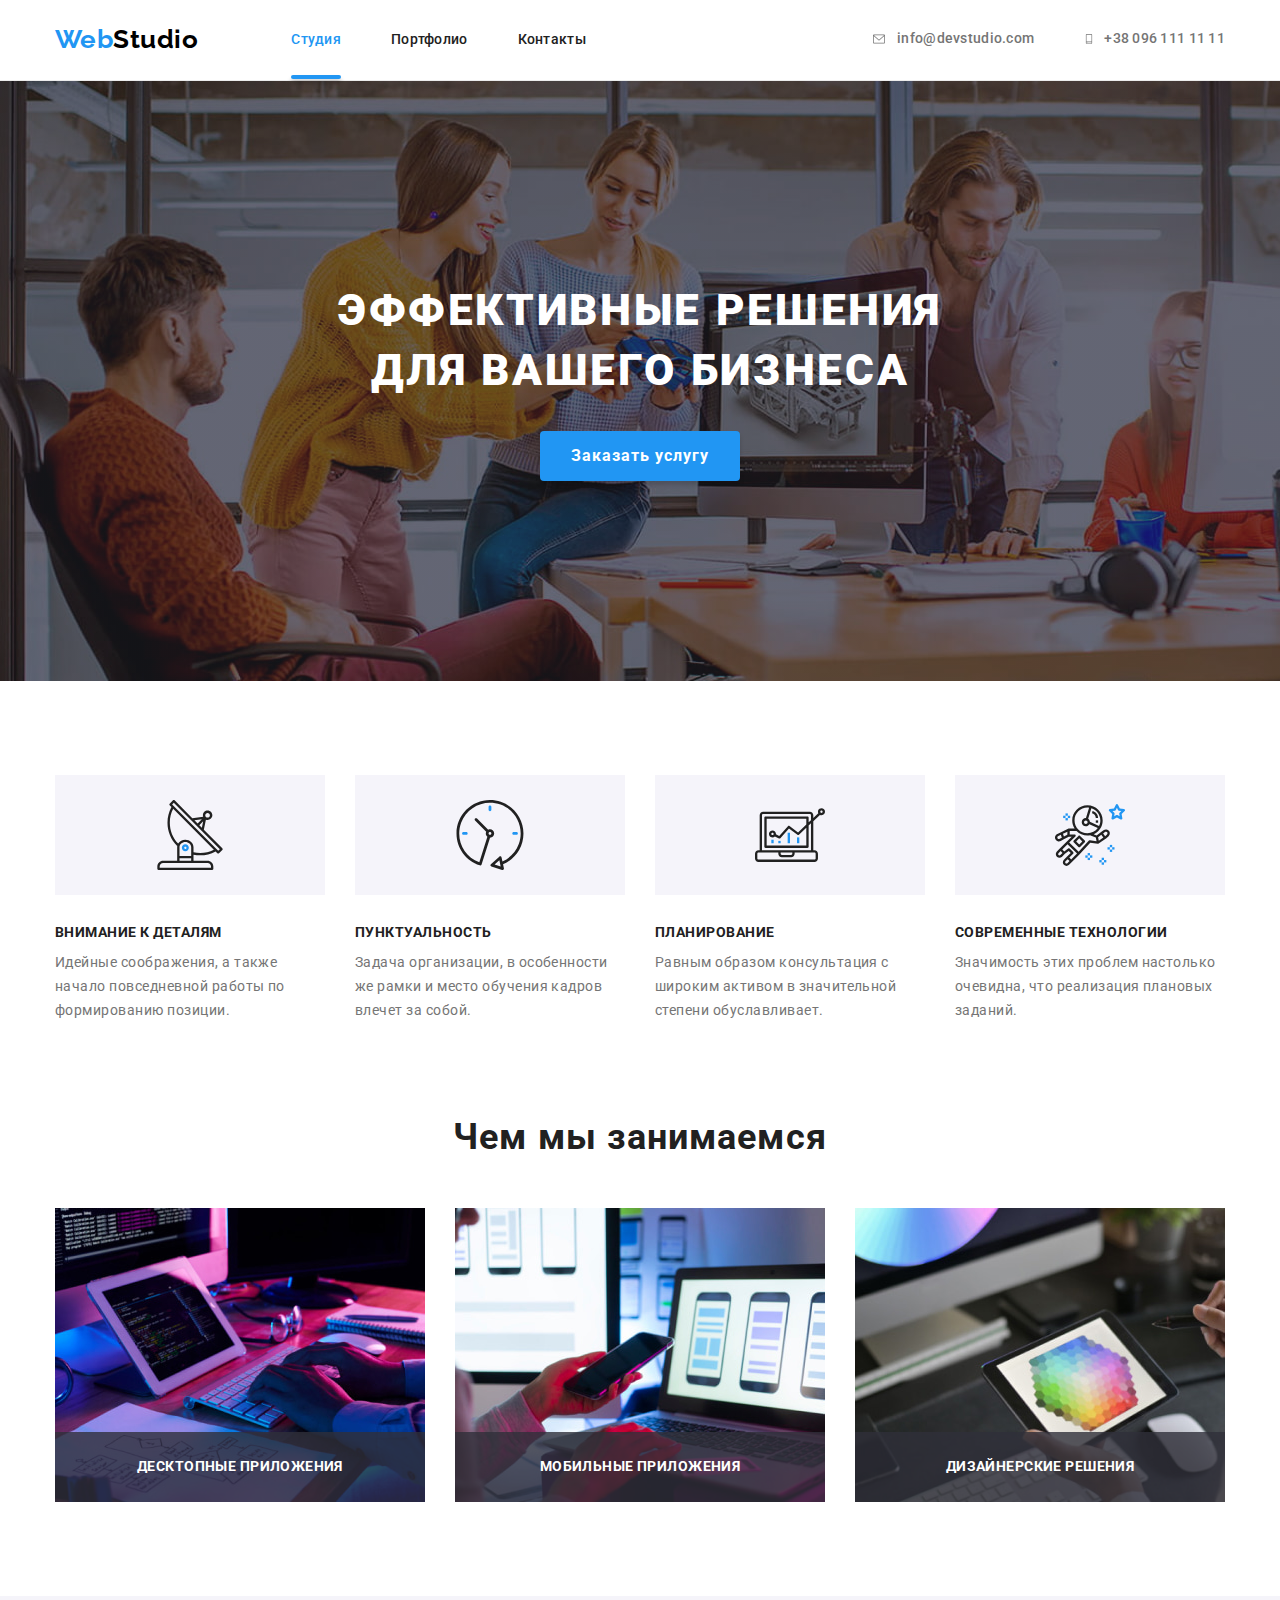
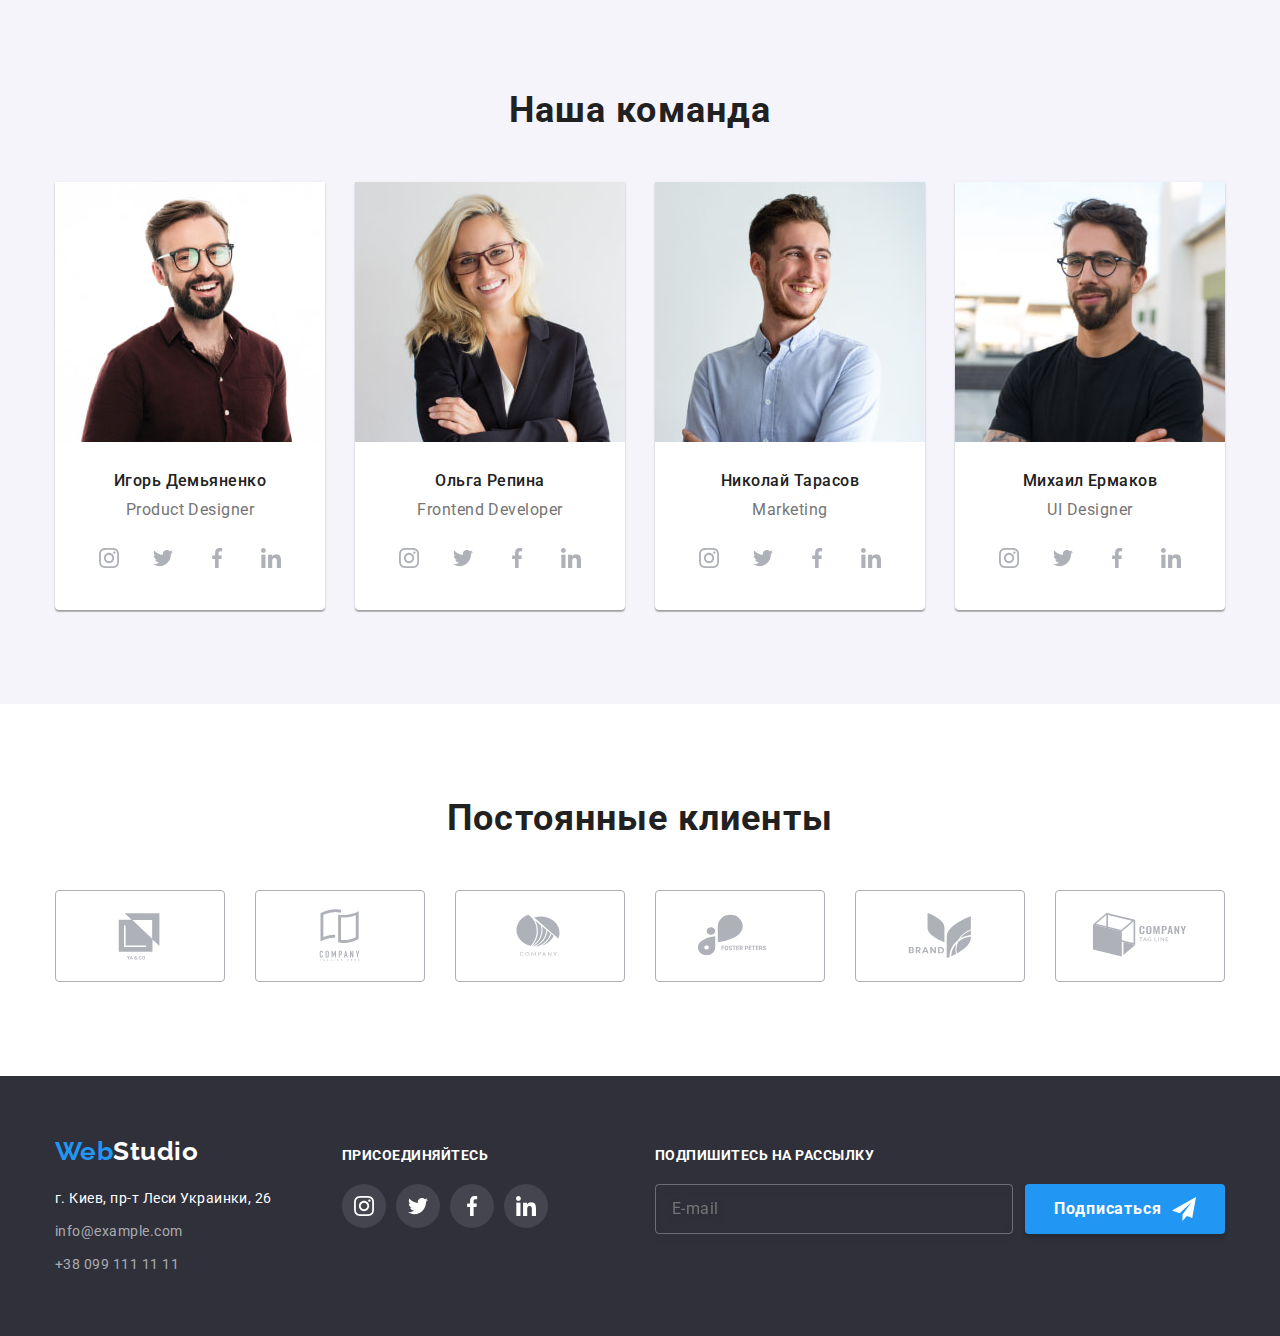
<file: index.html>
<!DOCTYPE html>
<html lang="ru">
<head>
    <meta charset="UTF-8">
    <meta http-equiv="X-UA-Compatible" content="IE=edge">
    <meta name="viewport" content="width=device-width, initial-scale=1.0">
    <title>Studio</title>
    <link rel="preconnect" href="https://fonts.googleapis.com">
    <link rel="preconnect" href="https://fonts.gstatic.com" crossorigin>
    <link href="https://fonts.googleapis.com/css2?family=Raleway:wght@700&family=Roboto:wght@400;500;700;900&display=swap"
        rel="stylesheet">
    <link rel="stylesheet" href="https://cdnjs.cloudflare.com/ajax/libs/modern-normalize/1.1.0/modern-normalize.min.css">
    <link rel="stylesheet" href="./css/main.min.css">
    
</head>
<body>
    <!--Header-->
    <header class="header">
        <div class="header__container container">
            <a href="" class="logo"> <span class="logo__web">Web</span><span class="logo__studio">Studio</span></a>
            <button class="menu-btn" type="button" aria-label="Кнопка открытия меню" data-menu-button aria-expanded="false">
                <svg class="menu-btn__icon" width="40" height="40">
                    <use class="menu-btn__icon-open" href="./images/icons.svg#icon-menu"></use>
                    <use class="menu-btn__icon-close" href="./images/icons.svg#icon-close"></use>
                </svg>
            </button>
            <nav class="site-nav-wrap">
                <ul class="site-nav list">
                    <li class="site-nav__item"> <a href="./index.html" class="site-nav__link link site-nav__link--current">Студия</a></li>
                    <li class="site-nav__item"> <a href="./portfolio.html" class="site-nav__link link">Портфолио </a></li>
                    <li class="site-nav__item"> <a href="./contacts.html" class="site-nav__link link">Контакты</a></li>
                </ul>
            </nav>
            <ul class="contact-nav list">
                <li class="contact-nav__item">  <a href="mailto:info@devstudio.com" class="contact-nav__link "> <svg class="contact-nav__mail-icon" width="16px" height="12px" >
                    <use href="./images/icons.svg#icon-envelope" ></use>
                </svg> info@devstudio.com</a></li>
                <li class="contact-nav__item contact-nav__item--right"><a href="tel:+380961111111" class="contact-nav__link "> <svg class="contact-nav__smartphone-icon">
                    <use href="./images/icons.svg#icon-smartphone"></use>
                </svg> +38 096 111 11 11</a></li>
            </ul>
        </div>
        
    </header>
        <!--Main-->
        <main>
            <section class="hero">
                <div class="container hero__container">
                    <h1 class="hero__title">Эффективные решения для вашего бизнеса</h1>
        
                    <button type="button" class="button" data-modal-open>Заказать услугу</button>
                </div>
          </section>
            <!--Наши преимущества-->
            <section class="section features" >
                <div class="container">
                
                <!--Скрытый заголовок-->
                <h2 class="visually-hidden">Наши преимущества</h2>
                <ul class="subtitle list">
                    <li class="features-item ">
                        <div  class="features-list">
                            <svg class="features-icon">
                                <use href="./images/icons.svg#icon-antenna" width="70px" height="70px"></use>
                            </svg>
                        </div>
                        <h3 class="features">Внимание к деталям</h3>
                        <p class="features-desc">Идейные соображения, а также начало повседневной работы по формированию позиции.</p>
                    </li>
                    <li class="features-item ">
                        <div class="features-list">
                            <svg class="features-icon">
                                <use href="./images/icons.svg#icon-clock" width="70px" height="70px"></use>
                            </svg>
                        </div>
                        <h3 class="features">Пунктуальность</h3>
                        <p class="features-desc">Задача организации, в особенности же рамки и место обучения кадров влечет за собой.</p>
                    </li>
                    <li class="features-item ">
                        <div class="features-list">
                            <svg class="features-icon">
                                <use href="./images/icons.svg#icon-diagram" width="70px" height="70px"></use>
                            </svg>
                        </div>
                        <h3 class="features">Планирование</h3>
                        <p class="features-desc">Равным образом консультация с широким активом в значительной степени обуславливает.</p>
                    </li>
                    <li class="features-item ">
                        <div class="features-list">
                            <svg class="features-icon">
                                <use href="./images/icons.svg#icon-astronaut" width="70px" height="70px"></use>
                            </svg>
                        </div>
                        <h3 class="features">Современные технологии</h3>
                        <p class="features-desc features-desc-last">Значимость этих проблем настолько очевидна, что реализация плановых заданий.</p>
                    </li>
                </ul>
                </div>
            </section>
            <!--Чем мы занимаемся-->
            <section class="section activity">
                <div  class="container">
                    <h2 class="title">Чем мы занимаемся</h2>
                    <ul class="list activity">
                        <li class="activity__item"><a href="">
                            <picture>
                                <source srcset="./images/box_1.jpg 1x, ./images/box_1@2x.jpg 2x" 
                                type="image/jpg">
                            <img src="./images/box_1.jpg" alt="Клавиатура" width="370">
                            </picture>
                        <p class="activity__desc">Десктопные приложения</p> </a> </li>
                        <li class="activity__item"><a href="">
                            <picture>
                                <source srcset="./images/box_2.jpg 1x, ./images/box_2@2x.jpg 2x" type="image/jpg">
                                <img src="./images/box_2.jpg" alt="Телефон+Монитор" width="370">
                            </picture>
                            
                        <p class="activity__desc">Мобильные приложения</p></a></li>
                        <li class="activity__item"><a href="">
                            <picture>
                                <source srcset="./images/box_3.jpg 1x, ./images/box_3@2x.jpg 2x" type="image/jpg">
                                <img src="./images/box_3.jpg" alt="Планшет" width="370">
                            </picture>
                            
                        <p class="activity__desc">Дизайнерские решения</p></a></li>
                    </ul>
                </div>
              </section>
            <!--Наша команда-->
            <section class="section team">
                <div class="container ">
                <h2 class="title">Наша команда</h2>
                <ul class="team-card list">
                    <li class="team-person">
                        <picture>
                            <source srcset="./images/team/dem-desc.jpg 1x, ./images/team/dem-desc@2x.jpg 2x" 
                            media="(min-width: 1200px)" 
                                type="image/jpeg" />

                                <source srcset="./images/team/dem-tabl.jpg 1x, ./images/team/dem-tabl@2x.jpg 2x" 
                                     media="(min-width: 768px)"
                                     type="image/jpeg" />

                                        <source srcset="./images/team/dem-mob.jpg 1x, ./images/team/dem-mob@2x.jpg 2x" 
                                        media="(max-width: 767px)" 
                                        type="image/jpeg"/>
                                    
                            <img src="./images/team/dem-mob.jpg" alt="Фото Демьяненко" width="450"  />
                        </picture>
                        
                        <div class="name-block">
                        <h3 class="name">Игорь Демьяненко</h3>
                        <p class="job">Product Designer</p>
                        <ul class="list team-follow">
                            <li class="social "><a href="" class="link"><svg class="social-icon"><use href="./images/icons.svg#icon-instagram"></use></svg> </a> </li>
                            <li class="social "><a href="" class="link"> <svg class="social-icon"><use href="./images/icons.svg#icon-twitter"></use>
                            </svg> </a></li>
                            <li class="social "><a href="" class="link"> <svg class="social-icon"><use href="./images/icons.svg#icon-facebook"></use>
                            </svg> </a></li>
                            <li class="social "><a href="" class="link"> <svg class="social-icon"><use href="./images/icons.svg#icon-linkedin"></use>
                            </svg> </a></li>
                        </ul>
                        </div>
                    </li>
                    <li class="team-person">
                        <picture>
                            <source srcset="./images/team/repina-desc.jpg 1x, ./images/team/repina-desc@2x.jpg 2x" media="(min-width: 1200px)"
                                type="image/jpeg" />
                        
                            <source srcset="./images/team/repina-tabl.jpg 1x, ./images/team/repina-tabl@2x.jpg 2x" media="(min-width: 768px)"
                                type="image/jpeg" />
                        
                            <source srcset="./images/team/repina-mob.jpg 1x, ./images/team/repina-mob@2x.jpg 2x" media="(max-width: 767px)"
                                type="image/jpeg" />
                        
                            <img src="./images/team/repina-mob.jpg" alt="Фото Репина" width="450" />
                        </picture>
                        
                        <div class="name-block">
                        <h3 class="name">Ольга Репина</h3>
                        <p class="job">Frontend Developer</p>
                        <ul class="list team-follow">
                            <li class="social "><a href="" class="link"><svg class="social-icon">
                                        <use href="./images/icons.svg#icon-instagram"></use>
                                    </svg> </a> </li>
                            <li class="social "><a href="" class="link"> <svg class="social-icon">
                                        <use href="./images/icons.svg#icon-twitter"></use>
                                    </svg> </a></li>
                            <li class="social "><a href="" class="link"> <svg class="social-icon">
                                        <use href="./images/icons.svg#icon-facebook"></use>
                                    </svg> </a></li>
                            <li class="social "><a href="" class="link"> <svg class="social-icon">
                                        <use href="./images/icons.svg#icon-linkedin"></use>
                                    </svg> </a></li>
                        </ul>
                        
                        
                        </div>
                    </li>
                    <li class="team-person">
                        <picture>
                            <source srcset="./images/team/taras-desc.jpg 1x, ./images/team/taras-desc@2x.jpg 2x" media="(min-width: 1200px)"
                                type="image/jpeg" />
                        
                            <source srcset="./images/team/taras-tabl.jpg 1x, ./images/team/taras-tabl@2x.jpg 2x" media="(min-width: 768px)"
                                type="image/jpeg" />
                        
                            <source srcset="./images/team/taras-mob.jpg 1x, ./images/team/taras-mob@2x.jpg 2x" media="(max-width: 767px)"
                                type="image/jpeg" />
                        
                            <img src="./images/team/taras-mob.jpg" alt="Фото Тарасов" width="450" />
                        </picture>
                        
                        <div class="name-block">
                        <h3 class="name">Николай Тарасов</h3>
                        <p class="job">Marketing</p>
                        <ul class="list team-follow">
                            <li class="social "><a href="" class="link"><svg class="social-icon">
                                        <use href="./images/icons.svg#icon-instagram"></use>
                                    </svg> </a> </li>
                            <li class="social "><a href="" class="link"> <svg class="social-icon">
                                        <use href="./images/icons.svg#icon-twitter"></use>
                                    </svg> </a></li>
                            <li class="social "><a href="" class="link"> <svg class="social-icon">
                                        <use href="./images/icons.svg#icon-facebook"></use>
                                    </svg> </a></li>
                            <li class="social "><a href="" class="link"> <svg class="social-icon">
                                        <use href="./images/icons.svg#icon-linkedin"></use>
                                    </svg> </a></li>
                        </ul>
                        
                        </div>
                    </li>
                    <li class="team-person">
                        <picture>
                            <source srcset="./images/team/ermak-desc.jpg 1x, ./images/team/ermak-desc@2x.jpg 2x" media="(min-width: 1200px)"
                                type="image/jpeg" />
                        
                            <source srcset="./images/team/ermak-tabl.jpg 1x, ./images/team/ermak-tabl@2x.jpg 2x" media="(min-width: 768px)"
                                type="image/jpeg" />
                        
                            <source srcset="./images/team/ermak-mob.jpg 1x, ./images/team/ermak-mob@2x.jpg 2x" media="(max-width: 767px)"
                                type="image/jpeg" />
                        
                            <img src="./images/team/ermak-mob.jpg" alt="Фото Ермаков" width="450" />
                        </picture>
                        
                        <div class="name-block">
                        <h3 class="name">Михаил Ермаков</h3>
                        <p class="job">UI Designer</p>
                        <ul class="list team-follow">
                            <li class="social "><a href="" class="link"><svg class="social-icon">
                                        <use href="./images/icons.svg#icon-instagram"></use>
                                    </svg> </a> </li>
                            <li class="social "><a href="" class="link"> <svg class="social-icon">
                                        <use href="./images/icons.svg#icon-twitter"></use>
                                    </svg> </a></li>
                            <li class="social "><a href="" class="link"> <svg class="social-icon">
                                        <use href="./images/icons.svg#icon-facebook"></use>
                                    </svg> </a></li>
                            <li class="social "><a href="" class="link"> <svg class="social-icon">
                                        <use href="./images/icons.svg#icon-linkedin"></use>
                                    </svg> </a></li>
                        </ul>
                        
                        
                        </div>
                    </li>
                </ul>
                </div>
            </section>
            <!--Постоянные клиенты-->     
               
            <section class="section">
                <div class="container">
                <h2 class="title">Постоянные клиенты</h2>
                <ul class="client list">
                    
                    <li class="client-item"> <a href="" class="link" > <svg width="106" height="60"  class="company-icon" >
                        <use href="./images/icons.svg#icon-company-1"></use>
                    </svg>
                </a></li>
                    <li class="client-item"> <a href="" class="link" > <svg width="106" height="60" class="company-icon">
                        <use href="./images/icons.svg#icon-company-2"></use></svg></a></li>
                    <li class="client-item"> <a href="" class="link" > <svg width="106" height="60" class="company-icon">
                        <use href="./images/icons.svg#icon-company-3"></use></svg></a></li>
                    <li class="client-item"> <a href="" class="link" > <svg width="106" height="60" class="company-icon">
                        <use href="./images/icons.svg#icon-company-4"></use></svg></a></li>
                    <li class="client-item"> <a href="" class="link" > <svg width="106" height="60" class="company-icon">
                        <use href="./images/icons.svg#icon-company-5"></use></svg></a></li>
                    <li class="client-item"> <a href="" class="link" > <svg width="106" height="60" class="company-icon">
                        <use href="./images/icons.svg#icon-company-6"></use></svg></a></li>
                </ul>
                </div>
            </section>
        </main>
        <!--Footer-->
        <footer class="footer-nav">
            <div class="container footer">
                <div class="footer-wrap">
                <div class="block-contact">
                <a href="" class="logo-link"><span class="logo__web">Web</span><span
                        class="logo-page-studio-white">Studio</span></a>
                <address class="adress">г. Киев, пр-т Леси Украинки, 26 <br>
                    <a href="mailto:info@example.com" class="contact">info@example.com</a><br>
                    <a href="tel:+380991111111" class="contact">+38 099 111 11 11</a>
                </address>
                </div>
                <div class="block-follow">
                    <h3 class="follow">присоединяйтесь</h3>
                    <ul class="list follow-order">
                        <li class="social instagram">
                            <a href="" class="link "><svg class="icon-footer">
                                <use href="./images/icons.svg#icon-instagram"></use>
                            </svg></a>
                        </li>
                        <li class="social twitter">
                            <a href="" class="link ">
                                <svg class="icon-footer">
                                    <use href="./images/icons.svg#icon-twitter"></use>
                                </svg> </a>
                        </li>
                        <li class="social facebook">
                            <a href="" class="link "> 
                                <svg class="icon-footer">
                                    <use href="./images/icons.svg#icon-facebook"></use>
                                </svg>
                            </a>
                        </li>
                        <li class="social linkedin" >
                            <a href="" class="link "> 
                                <svg class="icon-footer">
                                    <use href="./images/icons.svg#icon-linkedin"></use>
                                </svg>
                            </a>
                        </li>
                    </ul>
                </div>
                </div>
                <div class="subscribe-box">
                    <b class="follow">Подпишитесь на рассылку</b>
                    <div class="subscribe-form-box">
                    <input class="subscribe-form" type="text" placeholder="E-mail">
                    <button class="button btn-subscribe" type="submit">Подписаться 
                        <svg class="icon-send">
                        <use href="./images/icons.svg#icon-send"></use>
                         </svg>
                     </button>
                    </div>
                </div>
            </div>
           
        </footer>
        <!--Модальное окно-->
        <div class="backdrop is-hidden" data-modal>
            <div class="modal-wrapper">
                <b class="form-text" >Оставьте свои данные, мы вам перезвоним</b>
                <button class="modal-button" type="button" data-modal-close> 
                    <svg class="modal-close">
                    <use href="./images/icons.svg#icon-Vector" ></use>
                    </svg> 
                </button>
                <form class="form" action="">
                   <div class="form-field">
                        <label class="form-label" for="name">Имя</label>
                        <input class="form-input" type="text" name="name" id="name">
                        <svg class="icon-form" >
                            <use href="./images/icons.svg#icon-person-black"></use>
                        </svg>
                           
                        
                    </div>
                    <div class="form-field">
                        <label for="tel">Телефон</label>
                        <input class="form-input"  type="tel" name="tel" id="tel">
                        <svg class="icon-form">
                            <use href="./images/icons.svg#icon-phone-black" ></use>
                        </svg>
                            
                        
                    </div>
                    <div class="form-field">
                        <label for="mail">Почта</label>
                        <input class="form-input"  type="email" name="mail" id="mail">
                        <svg class="icon-form">
                            <use href="./images/icons.svg#icon-email-black"></use>
                        </svg>
                            
                        
                    </div>
                    <div class="form-field last">
                        <label for="comment">Комментарий</label>
                            <textarea name="comment" id="comment" rows="5" placeholder="Введите текст"></textarea>
                    </div>

                    <div>
                        <label class="politic" for="politic"> 
                        <input class="checkbox" type="checkbox" name="checkbox" id="politic">
                        <span class="checkbox-icon-box" >
                            <svg class="checkbox-icon" height="15px" width="16px"  >
                                <use href="./images/icons.svg#icon-icon-check-new"></use>
                            </svg>
                        </span > Соглашаюсь с рассылкой и принимаю &nbsp;
                             
                            <a href=""> Условия договора</a>
                        </label>
                    </div>
                        <button class="button btn-form" type="submit">Отправить</button>
                </form>
            </div>
        </div>
        <!--Мобильное меню-->
        <div class="mobile-menu" data-menu>
            <nav class="mobile-nav">
                <ul class="mobile-nav__list list">
                    <li class="mobile-nav__item"><a class="mobile-nav__link link current" href="./index.html">Студия</a></li>
                    <li class="mobile-nav__item"><a class="mobile-nav__link link" href="./portfolio.html">Портфолио</a></li>
                    <li class="mobile-nav__item"><a class="mobile-nav__link link" href="./contacts.html">Контакты</a></li>
                </ul>
            </nav>
            <div>
            <ul class="mobile-contacts list">
                <li class="mobile-contacts__item-tel"><a class="mobile-contacts__tel link" href="tel:+380961111111">+38 096 111 11 11</a></li>
                <li class="mobile-contacts__item-mail"><a class="mobile-contacts__mail link" href="mailto:info@devstudio.com">info@devstudio.com</a></li>
            </ul>
            <ul class="mobile-socials list">
                <li class="mobile-socials__item">
                    <a class="mobile-socials__link link" href="" target="_blank" rel="noopener noreferrer">Instagram</a>
                </li>
                <li class="mobile-socials__item">
                    <a class="mobile-socials__link link" href="" target="_blank" rel="noopener noreferrer">Twitter</a>
                </li>
                <li class="mobile-socials__item">
                    <a class="mobile-socials__link link" href="" target="_blank" rel="noopener noreferrer">Facebook</a>
                </li>
                <li class="mobile-socials__item">
                    <a class="mobile-socials__link link" href="" target="_blank" rel="noopener noreferrer">LinkedIn</a>
                </li>
            </ul>
            </div>
        </div>
        <script src="./js/modal.js"></script>
        <script src="./js/mobile-menu.js"></script>
        </body>
        
        </html>
</file>
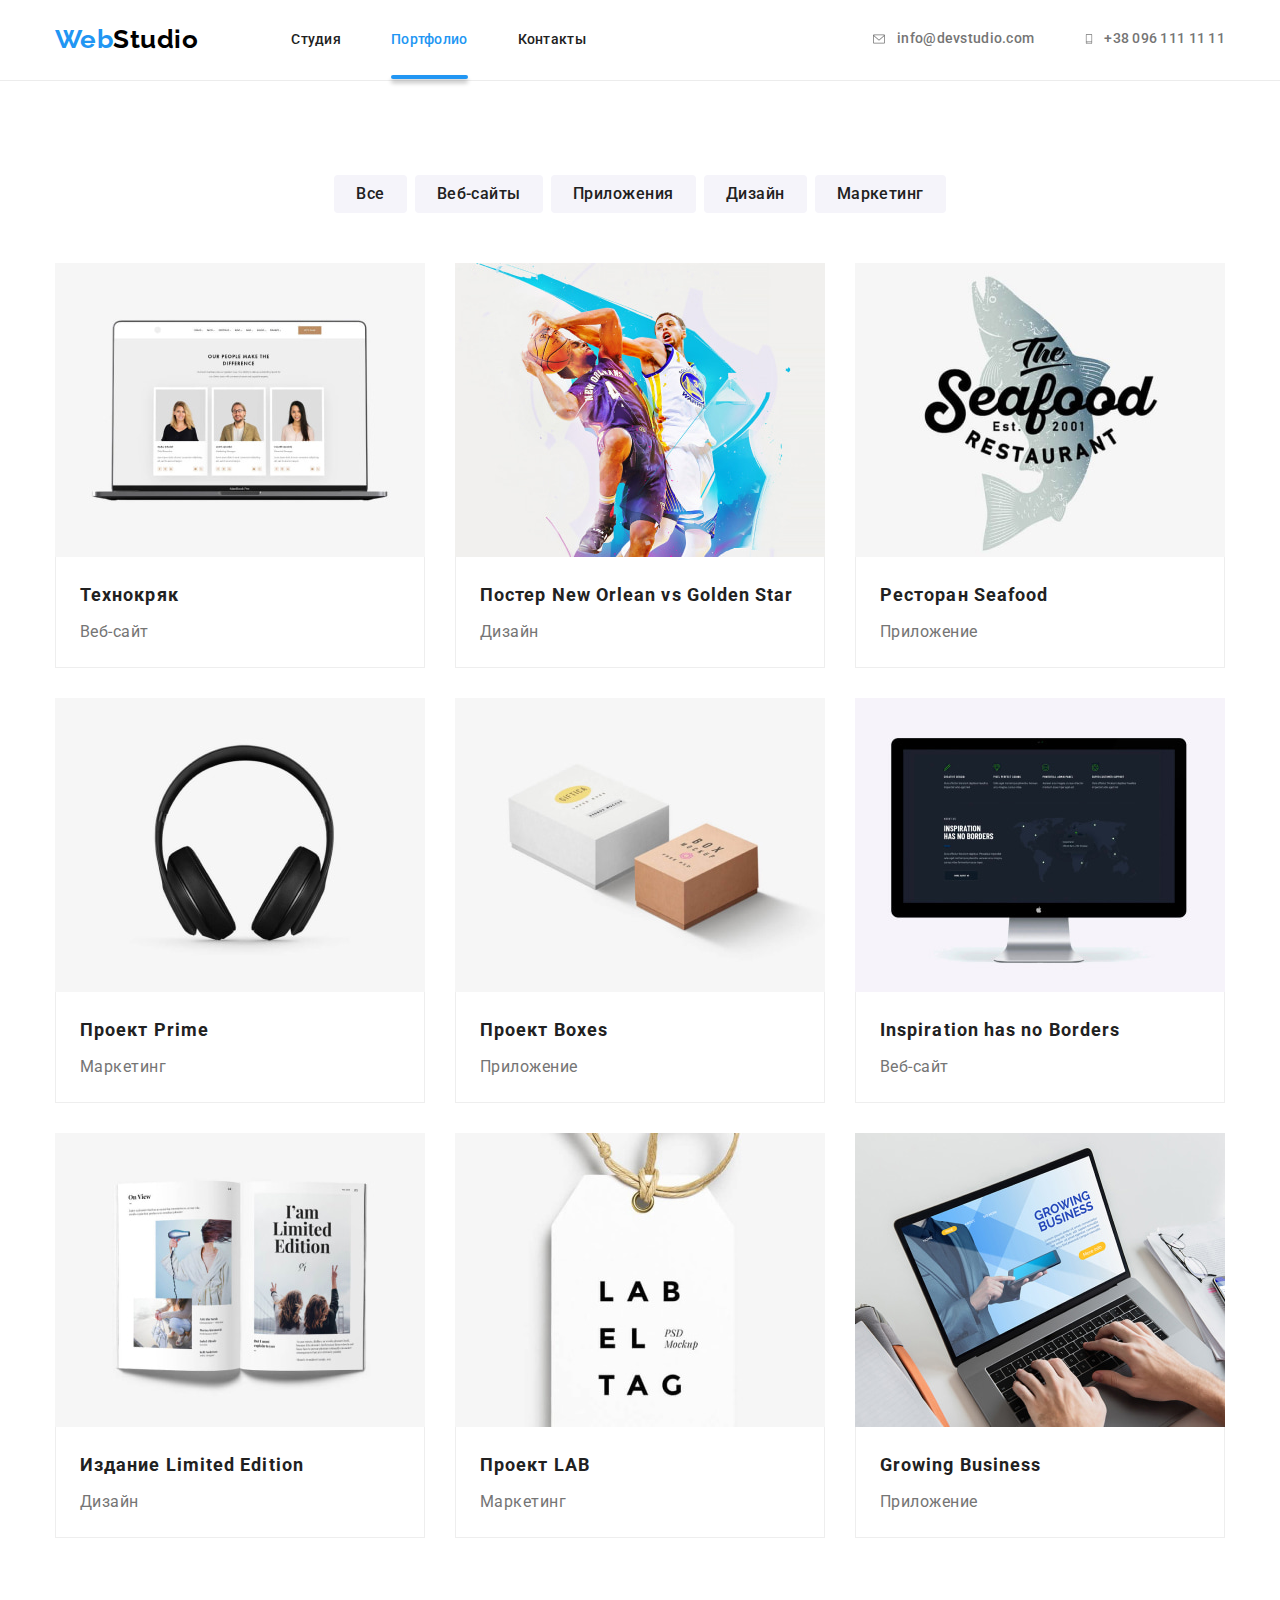
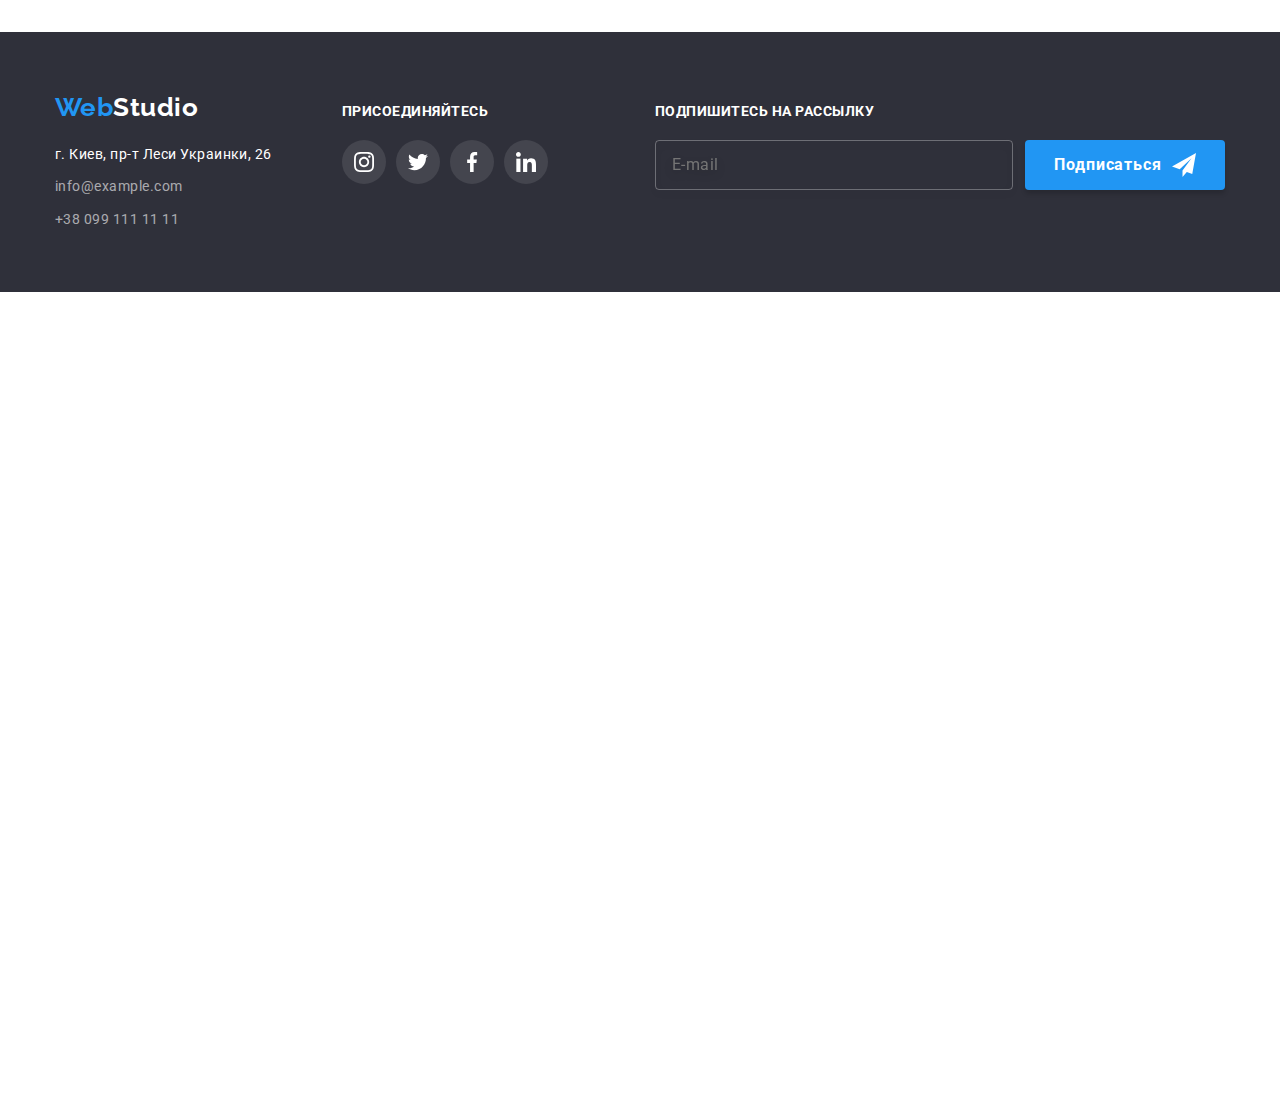
<file: portfolio.html>
<!DOCTYPE html>
<html lang="ru">
<head>
    <meta charset="UTF-8">
    <meta http-equiv="X-UA-Compatible" content="IE=edge">
    <meta name="viewport" content="width=device-width, initial-scale=1.0">
    <title>Portfolio</title>
    <link rel="preconnect" href="https://fonts.googleapis.com">
    <link rel="preconnect" href="https://fonts.gstatic.com" crossorigin>
    <link href="https://fonts.googleapis.com/css2?family=Raleway:wght@700&family=Roboto:wght@400;500;700;900&display=swap"
        rel="stylesheet">
    <link rel="stylesheet" href="https://cdnjs.cloudflare.com/ajax/libs/modern-normalize/1.1.0/modern-normalize.min.css">
    <link rel="stylesheet" href="./css/main.min.css">
   
</head>
<body>
    <!--Header-->
    <header class="header">
        <div class="header__container container">
            <a href="" class="logo"> <span class="logo__web">Web</span><span class="logo__studio">Studio</span></a>
            <button class="menu-btn" type="button" aria-label="Кнопка открытия меню" data-menu-button aria-expanded="false">
                <svg class="menu-btn__icon" width="40" height="40">
                    <use class="menu-btn__icon-open" href="./images/icons.svg#icon-menu"></use>
                    <use class="menu-btn__icon-close" href="./images/icons.svg#icon-close"></use>
                </svg>
            </button>
            <nav class="site-nav-wrap">
                <ul class="site-nav list">
                    <li class="site-nav__item"> <a href="./index.html"
                            class="site-nav__link link ">Студия</a></li>
                    <li class="site-nav__item"> <a href="./portfolio.html" class="site-nav__link link site-nav__link--current">Портфолио </a></li>
                    <li class="site-nav__item"> <a href="./contacts.html" class="site-nav__link link">Контакты</a></li>
                </ul>
            </nav>
            <ul class="contact-nav list">
                <li class="contact-nav__item"> <a href="mailto:info@devstudio.com" class="contact-nav__link "> <svg
                            class="contact-nav__mail-icon" width="16px" height="12px">
                            <use href="./images/icons.svg#icon-envelope"></use>
                        </svg> info@devstudio.com</a></li>
                <li class="contact-nav__item contact-nav__item--right"><a href="tel:+380961111111" class="contact-nav__link "> <svg
                            class="contact-nav__smartphone-icon">
                            <use href="./images/icons.svg#icon-smartphone"></use>
                        </svg> +38 096 111 11 11</a></li>
            </ul>
        </div>
    </header>
    <!--Main-->
    <main>
        <section class="section">
            <div class="container">
                <ul class="project-filter list">
                    <li class="project-button">
                        <button type="button" class="button-filter">Все</button>
                    </li>
                    <li class="project-button">
                        <button type="button" class="button-filter">Веб-сайты</button>
                    </li>
                    <li class="project-button">
                        <button type="button" class="button-filter">Приложения</button>
                    </li>
                    <li class="project-button">
                        <button type="button" class="button-filter">Дизайн</button>
                    </li>
                    <li class="project-button">
                        <button type="button" class="button-filter">Маркетинг</button>
                    </li>
                </ul>
                   
        <!--Main menu-->
        <!--Скрытый заголовок-->
        <h1 class="visually-hidden">Список проектов</h1>
        <ul class="project-list list">
            <li class="project-item"> <a href="" class="link">
                
                <div class="project-img">
                    <picture>
                        <source srcset="./images/projects/technokr-desc.jpg 1x, ./images/projects/technokr-desc@2x.jpg 2x"
                        media="(min-width: 1200px)"
                        type="image/jpeg" />

                        <source srcset="./images/projects/technokr-tabl.jpg 1x, ./images/projects/technokr-tabl@2x.jpg 2x"
                            media="(min-width: 768px)" 
                            type="image/jpeg" />

                            <source srcset="./images/projects/technokr-mob.jpg 1x, ./images/projects/technokr-mob@2x.jpg 2x"
                                media="(max-width: 767px)" 
                                type="image/jpeg" />

                    <img src="./images/projects/technokr-mob.jpg" alt="Фото Технокряк" width="450"/>
                    </picture>
                
                <p class="project-text">Технокряк это современная площадка распространения коронавируса. Компании используют эту платформу для цифрового
                шпионажа и атак на защищённые сервера конкурентов.</p>
                </div>
                <div class="project-block">
                <h2 class="project-name" >Технокряк</h2>
                <p class="project-desc">Веб-сайт</p>
                
                 </div>
                </a>
            </li>
            <li class="project-item"> <a href="" class="link">
            <div class="project-img">
                <picture>
                    <source srcset="./images/projects/new_orl-desc.jpg 1x, ./images/projects/new_orl-desc@2x.jpg 2x"
                        media="(min-width: 1200px)" type="image/jpeg" />
                
                    <source srcset="./images/projects/new_orl-tabl.jpg 1x, ./images/projects/new_orl-tabl@2x.jpg 2x"
                        media="(min-width: 768px)" type="image/jpeg" />
                
                    <source srcset="./images/projects/new_orl-mob.jpg 1x, ./images/projects/new_orl-mob@2x.jpg 2x"
                        media="(max-width: 767px)" type="image/jpeg" />
                
                    <img src="./images/projects/new_orl-mob.jpg" alt="Фото Нью орлеан" width="450"/>
                </picture>
                
            <p class="project-text">Технокряк это современная площадка распространения коронавируса. Компании используют эту платформу для цифрового
                шпионажа и атак на защищённые сервера конкурентов.</p>
                </div>
                <div class="project-block">
                <h2 class="project-name">Постер New Orlean vs Golden Star</h2>
                    <p class="project-desc">Дизайн</p>
                    </div>
                    
                </a>
            </li>
            <li class="project-item"> <a href="" class="link">
            <div class="project-img">
                <picture>
                    <source srcset="./images/projects/seafood-desc.jpg 1x, ./images/projects/seafood-desc@2x.jpg 2x"
                        media="(min-width: 1200px)" type="image/jpeg" />
                
                    <source srcset="./images/projects/seafood-tabl.jpg 1x, ./images/projects/seafood-tabl@2x.jpg 2x"
                        media="(min-width: 768px)" type="image/jpeg" />
                
                    <source srcset="./images/projects/seafood-mob.jpg 1x, ./images/projects/seafood-mob@2x.jpg 2x"
                        media="(max-width: 767px)" type="image/jpeg" />
                
                    <img src="./images/projects/seafood-mob.jpg" alt="Фото Си фуд" width="450" />
                </picture>
                
             <p class="project-text">Технокряк это современная площадка распространения коронавируса. Компании используют эту платформу для цифрового
                шпионажа и атак на защищённые сервера конкурентов.</p>
                </div>
                <div class="project-block">
                <h2 class="project-name">Ресторан Seafood</h2>
                    <p class="project-desc">Приложение</p>
                    </div>
                    
                </a>
                </li>
            <li class="project-item"> <a href="" class="link">
               <div class="project-img">
                <picture>
                    <source srcset="./images/projects/prime-desc.jpg 1x, ./images/projects/prime-desc@2x.jpg 2x"
                        media="(min-width: 1200px)" type="image/jpeg" />
                
                    <source srcset="./images/projects/prime-tabl.jpg 1x, ./images/projects/prime-tabl@2x.jpg 2x"
                        media="(min-width: 768px)" type="image/jpeg" />
                
                    <source srcset="./images/projects/prime-mob.jpg 1x, ./images/projects/prime-mob@2x.jpg 2x"
                        media="(max-width: 767px)" type="image/jpeg" />
                
                    <img src="./images/projects/prime-mob.jpg" alt="Фото Прайм" width="450" />
                </picture>
              
                 <p class="project-text">Технокряк это современная площадка распространения коронавируса. Компании используют эту платформу для цифрового
                шпионажа и атак на защищённые сервера конкурентов.</p>
                </div>
                <div class="project-block">
                <h2 class="project-name">Проект Prime</h2>
                <p class="project-desc">Маркетинг</p>
                </div>
                
                </a>
            </li>
            <li class="project-item"> <a href="" class="link">
            <div class="project-img">
                <picture>
                    <source srcset="./images/projects/boxes-desc.jpg 1x, ./images/projects/boxes-desc@2x.jpg 2x"
                        media="(min-width: 1200px)" type="image/jpeg" />
                
                    <source srcset="./images/projects/boxes-tabl.jpg 1x, ./images/projects/boxes-tabl@2x.jpg 2x"
                        media="(min-width: 768px)" type="image/jpeg" />
                
                    <source srcset="./images/projects/boxes-mob.jpg 1x, ./images/projects/boxes-mob@2x.jpg 2x"
                        media="(max-width: 767px)" type="image/jpeg" />
                
                    <img src="./images/projects/boxes-mob.jpg" alt="Фото Боксес" width="450" />
                </picture>
                
             <p class="project-text">Технокряк это современная площадка распространения коронавируса. Компании используют эту платформу для цифрового
                шпионажа и атак на защищённые сервера конкурентов.</p>
                </div>
                <div class="project-block">
                <h2 class="project-name">Проект Boxes</h2>
                <p class="project-desc">Приложение</p>
                </div>
                
            </a>
            </li>
            <li class="project-item"> <a href="" class="link">
            <div class="project-img">
                <picture>
                    <source srcset="./images/projects/no_bord-desc.jpg 1x, ./images/projects/no_bord-desc@2x.jpg 2x"
                        media="(min-width: 1200px)" type="image/jpeg" />
                
                    <source srcset="./images/projects/no_bord-tabl.jpg 1x, ./images/projects/no_bord-tabl@2x.jpg 2x"
                        media="(min-width: 768px)" type="image/jpeg" />
                
                    <source srcset="./images/projects/no_bord-mob.jpg 1x, ./images/projects/no_bord-mob@2x.jpg 2x"
                        media="(max-width: 767px)" type="image/jpeg" />
                
                    <img src="./images/projects/no_bord-mob.jpg" alt="Фото Но бордерс" width="450" />
                </picture>
                
             <p class="project-text">Технокряк это современная площадка распространения коронавируса. Компании используют эту платформу для цифрового
                шпионажа и атак на защищённые сервера конкурентов.</p>
            </div>
                <div class="project-block">
                <h2 class="project-name">Inspiration has no Borders</h2>
                <p class="project-desc">Веб-сайт</p>
                
                </div>
            </a>
            </li>
            <li class="project-item"> <a href="" class="link">
            <div class="project-img">
                <picture>
                    <source srcset="./images/projects/lim_edit-desc.jpg 1x, ./images/projects/lim_edit-desc@2x.jpg 2x"
                        media="(min-width: 1200px)" type="image/jpeg" />
                
                    <source srcset="./images/projects/lim_edit-tabl.jpg 1x, ./images/projects/lim_edit-tabl@2x.jpg 2x"
                        media="(min-width: 768px)" type="image/jpeg" />
                
                    <source srcset="./images/projects/lim_edit-mob.jpg 1x, ./images/projects/lim_edit-mob@2x.jpg 2x"
                        media="(max-width: 767px)" type="image/jpeg" />
                
                    <img src="./images/projects/lim_edit-mob.jpg" alt="Фото Лимитед едишн" width="450" />
                </picture>
                
             <p class="project-text">Технокряк это современная площадка распространения коронавируса. Компании используют эту платформу для цифрового
                шпионажа и атак на защищённые сервера конкурентов.</p>
                </div>
                <div class="project-block">
                <h2 class="project-name">Издание Limited Edition</h2>
                <p class="project-desc">Дизайн</p>
                </div>
                
            </a>
            </li>
            <li class="project-item"> <a href="" class="link">
            <div class="project-img">
                <picture>
                    <source srcset="./images/projects/lab-desc.jpg 1x, ./images/projects/lab-desc@2x.jpg 2x"
                        media="(min-width: 1200px)" type="image/jpeg" />
                
                    <source srcset="./images/projects/lab-tabl.jpg 1x, ./images/projects/lab-tabl@2x.jpg 2x"
                        media="(min-width: 768px)" type="image/jpeg" />
                
                    <source srcset="./images/projects/lab-mob.jpg 1x, ./images/projects/lab-mob@2x.jpg 2x"
                        media="(max-width: 767px)" type="image/jpeg" />
                
                    <img src="./images/projects/lab-mob.jpg" alt="Фото Лаб" width="450" />
                </picture>
                
             <p class="project-text">Технокряк это современная площадка распространения коронавируса. Компании используют эту платформу для цифрового
                шпионажа и атак на защищённые сервера конкурентов.</p>
                </div>
                <div class="project-block">
                <h2 class="project-name">Проект LAB</h2>
                <p class="project-desc">Маркетинг</p>
                </div>
                
            </a>
            </li>
            <li class="project-item"> <a href="" class="link">
            <div class="project-img">
                <picture>
                    <source srcset="./images/projects/gr_bus-desc.jpg 1x, ./images/projects/gr_bus-desc@2x.jpg 2x" media="(min-width: 1200px)"
                        type="image/jpeg" />
                
                    <source srcset="./images/projects/gr_bus-tabl.jpg 1x, ./images/projects/gr_bus-tabl@2x.jpg 2x" media="(min-width: 768px)"
                        type="image/jpeg" />
                
                    <source srcset="./images/projects/gr_bus-mob.jpg 1x, ./images/projects/gr_bus-mob@2x.jpg 2x" media="(max-width: 767px)"
                        type="image/jpeg" />
                
                    <img src="./images/projects/gr_bus-mob.jpg" alt="Фото растущий бизнес" width="450" />
                </picture>
                
             <p class="project-text">Технокряк это современная площадка распространения коронавируса. Компании используют эту платформу для цифрового
                шпионажа и атак на защищённые сервера конкурентов.</p>
                </div>
                <div class="project-block">
                <h2 class="project-name">Growing Business</h2>
                <p class="project-desc">Приложение</p>
                </div>
                
            </a>
            </li>
        </ul>
        </div>
        </section>
    </main>

    <!--Footer-->
    <footer class="footer-nav">
        <div class="container footer">
            <div class="footer-wrap">
            <div class="block-contact">
                <a href="" class="logo-link"><span class="logo__web">Web</span><span
                        class="logo-page-studio-white">Studio</span></a>
                <address class="adress">г. Киев, пр-т Леси Украинки, 26 <br>
                    <a href="mailto:info@example.com" class="contact">info@example.com</a><br>
                    <a href="tel:+380991111111" class="contact">+38 099 111 11 11</a>
                </address>
            </div>
            <div class="block-follow">
                <h3 class="follow">присоединяйтесь</h3>
                <ul class="list follow-order">
                    <li class="social instagram">
                        <a href="" class="link "><svg class="icon-footer">
                                <use href="./images/icons.svg#icon-instagram"></use>
                            </svg></a>
                    </li>
                    <li class="social twitter">
                        <a href="" class="link ">
                            <svg class="icon-footer">
                                <use href="./images/icons.svg#icon-twitter"></use>
                            </svg> </a>
                    </li>
                    <li class="social facebook">
                        <a href="" class="link ">
                            <svg class="icon-footer">
                                <use href="./images/icons.svg#icon-facebook"></use>
                            </svg>
                        </a>
                    </li>
                    <li class="social linkedin">
                        <a href="" class="link ">
                            <svg class="icon-footer">
                                <use href="./images/icons.svg#icon-linkedin"></use>
                            </svg>
                        </a>
                    </li>
                </ul>
            </div>
            </div>
        
            <div class="subscribe-box">
                <b class="follow">Подпишитесь на рассылку</b>
                <div class="subscribe-form-box">
                    <input class="subscribe-form" type="text" placeholder="E-mail">
                    <button class="button btn-subscribe" type="submit">Подписаться
                        <svg class="icon-send">
                            <use href="./images/icons.svg#icon-send"></use>
                        </svg>
                    </button>
                </div>
            </div>
        </div>
    </footer>
    <!--Мобильное меню-->
    <div class="mobile-menu" data-menu>
        <nav class="mobile-nav">
            <ul class="mobile-nav__list list">
                <li class="mobile-nav__item"><a class="mobile-nav__link link" href="./index.html">Студия</a></li>
                <li class="mobile-nav__item"><a class="mobile-nav__link link current" href="./portfolio.html">Портфолио</a></li>
                <li class="mobile-nav__item"><a class="mobile-nav__link link" href="./contacts.html">Контакты</a></li>
            </ul>
        </nav>
        <div>
        <ul class="mobile-contacts list">
            <li class="mobile-contacts__item-tel"><a class="mobile-contacts__tel link" href="tel:+380961111111">+38 096 111
                    11 11</a></li>
            <li class="mobile-contacts__item-mail"><a class="mobile-contacts__mail link"
                    href="mailto:info@devstudio.com">info@devstudio.com</a></li>
        </ul>
        <ul class="mobile-socials list">
            <li class="mobile-socials__item">
                <a class="mobile-socials__link link" href="" target="_blank" rel="noopener noreferrer">Instagram</a>
            </li>
            <li class="mobile-socials__item">
                <a class="mobile-socials__link link" href="" target="_blank" rel="noopener noreferrer">Twitter</a>
            </li>
            <li class="mobile-socials__item">
                <a class="mobile-socials__link link" href="" target="_blank" rel="noopener noreferrer">Facebook</a>
            </li>
            <li class="mobile-socials__item">
                <a class="mobile-socials__link link" href="" target="_blank" rel="noopener noreferrer">LinkedIn</a>
            </li>
        </ul>
        </div>
    </div>
    <script src="./js/mobile-menu.js"></script>
</body>
</file>
<file: css/main.min.css>
:root{--brand-blue-color: #2196f3;--brand-black-color: #212121;--brand-grey-color: #757575;--background-page: #ffffff;--brand-white-color: #ffffff;--background-button-grey: #f5f4fa;--background-darkgrey: #2f303a;--card-set-gap: 30px;--animation: 250ms cubic-bezier(0.4, 0, 0.2, 1)}body{color:var(--brand-black-color);background-color:var(--background-page);font-family:Roboto, sans-serif;letter-spacing:0.03em;margin:0px}.list{list-style:none;padding:0;margin:0}.title{font-style:normal;font-weight:700;font-size:28px;line-height:1.17;text-align:center;letter-spacing:0.03em;margin-top:0;margin-bottom:30px}@media screen and (min-width: 1200px){.title{font-size:36px;line-height:1.16;margin-bottom:50px}}.container{max-width:480px;padding-left:15px;padding-right:15px;margin-left:auto;margin-right:auto}@media screen and (min-width: 768px){.container{max-width:768px}}@media screen and (min-width: 1200px){.container{max-width:1200px}}.section{padding-top:60px;padding-bottom:60px}@media screen and (min-width: 1200px){.section{padding-top:94px;padding-bottom:94px}}.link{text-decoration:none}img{display:block;max-width:100%;height:auto}.button{all:unset;background-color:var(--brand-blue-color);color:var(--brand-white-color);-webkit-box-shadow:0px 4px 4px rgba(0,0,0,0.15);box-shadow:0px 4px 4px rgba(0,0,0,0.15);border-radius:4px;-webkit-box-sizing:border-box;box-sizing:border-box;width:200px;height:50px;cursor:pointer;font-family:inherit;font-style:normal;font-weight:bold;font-size:16px;line-height:1.87;text-align:center;letter-spacing:0.06em;display:inline-block;-webkit-transition:-webkit-filter var(--animation);transition:-webkit-filter var(--animation);transition:filter var(--animation);transition:filter var(--animation), -webkit-filter var(--animation)}.button:hover,.button:focus{-webkit-filter:drop-shadow(0px 4px 4px rgba(0,0,0,0.25)) drop-shadow(0px 4px 4px rgba(0,0,0,0.25));filter:drop-shadow(0px 4px 4px rgba(0,0,0,0.25)) drop-shadow(0px 4px 4px rgba(0,0,0,0.25))}.visually-hidden{position:absolute;width:1px;height:1px;margin:-1px;border:0;padding:0;white-space:nowrap;-webkit-clip-path:inset(100%);clip-path:inset(100%);clip:rect(0 0 0 0);overflow:hidden}.header{border-bottom:1px solid #ececec}.header .container{display:-webkit-box;display:-ms-flexbox;display:flex;-webkit-box-align:center;-ms-flex-align:center;align-items:center;padding-top:16px;padding-bottom:16px}@media screen and (max-width: 767px){.header .container{-webkit-box-pack:justify;-ms-flex-pack:justify;justify-content:space-between}}@media screen and (min-width: 768px){.header .container{width:768px;display:-webkit-box;display:-ms-flexbox;display:flex;padding-top:21px;padding-bottom:21px}}@media screen and (min-width: 1200px){.header .container{width:1200px;display:-webkit-box;display:-ms-flexbox;display:flex;padding-top:24px;padding-bottom:25px}}.logo{text-decoration:none}@media screen and (min-width: 768px){.logo{margin-right:88px}}@media screen and (min-width: 1200px){.logo{margin-right:93px}}.logo__web{color:var(--brand-blue-color);font-family:Raleway,sans-serif;font-style:normal;font-weight:bold;font-size:24px;line-height:1.16}@media screen and (min-width: 1200px){.logo__web{font-size:26px;line-height:1.19}}.logo__studio{color:#000000;font-family:Raleway, sans-serif;font-style:normal;font-weight:bold;font-size:24px;line-height:1.16}@media screen and (min-width: 1200px){.logo__studio{font-size:26px;line-height:1.19}}@media screen and (max-width: 767px){.site-nav-wrap{display:none}}.site-nav{display:none}@media screen and (min-width: 768px){.site-nav{display:-webkit-box;display:-ms-flexbox;display:flex}}@media screen and (min-width: 768px){.site-nav__item{margin-right:50px}}@media screen and (min-width: 768px){.site-nav__item:last-child{margin-right:0}}@media screen and (min-width: 768px){.site-nav__link{color:var(--brand-black-color);text-decoration:none;font-style:normal;font-weight:500;font-size:14px;line-height:1.14;letter-spacing:0.02em;position:relative;padding-top:32px;padding-bottom:32px;-webkit-transition:color var(--animation);transition:color var(--animation)}}@media screen and (min-width: 768px){.site-nav__link:hover,.site-nav__link:focus{color:var(--brand-blue-color)}}@media screen and (min-width: 768px){.site-nav__link--current{color:var(--brand-blue-color)}}@media screen and (min-width: 768px){.site-nav__link--current::after{content:"";display:block;width:100%;height:4px;background-color:var(--brand-blue-color);-webkit-box-shadow:0px 4px 4px rgba(0,0,0,0.25);box-shadow:0px 4px 4px rgba(0,0,0,0.25);border-radius:2px;position:absolute;bottom:0;left:0}}.contact-nav{display:none}@media screen and (min-width: 768px){.contact-nav{display:block;margin-left:auto}}@media screen and (min-width: 1200px){.contact-nav{display:-webkit-box;display:-ms-flexbox;display:flex;margin-left:auto}}@media screen and (min-width: 1200px){.contact-nav__item{-webkit-box-align:center;-ms-flex-align:center;align-items:center}}@media screen and (min-width: 1200px){.contact-nav__item--right{margin-left:50px}}@media screen and (min-width: 768px){.contact-nav__mail-icon{display:inline-block;fill:currentColor;width:14px;height:10px;margin-right:8px;-webkit-transition:fill var(--animation),cursor var(--animation);transition:fill var(--animation),cursor var(--animation)}}@media screen and (min-width: 1200px){.contact-nav__mail-icon{width:16px;height:12px;margin-right:10px}}@media screen and (min-width: 768px){.contact-nav__smartphone-icon{width:10px;height:14px;margin-right:8px;fill:currentColor}}@media screen and (min-width: 1200px){.contact-nav__smartphone-icon{width:10px;height:16px;margin-right:10px}}@media screen and (min-width: 768px){.contact-nav__link{color:var(--brand-grey-color);text-decoration:none;font-style:normal;font-weight:500;font-size:12px;line-height:1.16;letter-spacing:0.02em;-webkit-transition:color var(--animation);transition:color var(--animation)}}@media screen and (min-width: 1200px){.contact-nav__link{display:-webkit-box;display:-ms-flexbox;display:flex;-webkit-box-align:center;-ms-flex-align:center;align-items:center;-webkit-box-pack:center;-ms-flex-pack:center;justify-content:center;font-size:14px;line-height:1.14}}@media screen and (min-width: 768px){.contact-nav__link:hover,.contact-nav__link:focus{color:var(--brand-blue-color);cursor:pointer}}.hero{background-repeat:no-repeat;padding-top:118px;padding-bottom:118px;height:400px;margin-right:auto;margin-left:auto;max-width:480px;background-image:-webkit-gradient(linear, left top, left bottom, from(rgba(47,48,58,0.4)), to(rgba(47,48,58,0.4))),url("../images/hero/hero-mob.jpg");background-image:linear-gradient(rgba(47,48,58,0.4), rgba(47,48,58,0.4)),url("../images/hero/hero-mob.jpg")}@media screen and (min-device-pixel-ratio: 2){.hero{background-image:-webkit-gradient(linear, left top, left bottom, from(rgba(47,48,58,0.4)), to(rgba(47,48,58,0.4))),url("../images/hero/hero-mob@2x.jpg");background-image:linear-gradient(rgba(47,48,58,0.4), rgba(47,48,58,0.4)),url("../images/hero/hero-mob@2x.jpg")}}@media screen and (min-width: 481px){.hero{background-image:-webkit-gradient(linear, left top, left bottom, from(rgba(47,48,58,0.4)), to(rgba(47,48,58,0.4))),url("../images/hero/hero-tabl.jpg");background-image:linear-gradient(rgba(47,48,58,0.4), rgba(47,48,58,0.4)),url("../images/hero/hero-tabl.jpg");max-width:768px}}@media screen and (min-width: 481px) and (min-device-pixel-ratio: 2), screen and (min-width: 481px) and (-webkit-min-device-pixel-ratio: 2), screen and (min-width: 481px) and (min-resolution: 192dpi), screen and (min-width: 481px) and (min-resolution: 2dppx){.hero{background-image:-webkit-gradient(linear, left top, left bottom, from(rgba(47,48,58,0.4)), to(rgba(47,48,58,0.4))),url("../images/hero/hero-tabl@2x.jpg");background-image:linear-gradient(rgba(47,48,58,0.4), rgba(47,48,58,0.4)),url("../images/hero/hero-tabl@2x.jpg")}}@media screen and (min-width: 1200px){.hero{background-image:-webkit-gradient(linear, left top, left bottom, from(rgba(47,48,58,0.4)), to(rgba(47,48,58,0.4))),url("../images/hero/hero-desc.jpg");background-image:linear-gradient(rgba(47,48,58,0.4), rgba(47,48,58,0.4)),url("../images/hero/hero-desc.jpg");height:600px;max-width:1600px;padding-top:200px;padding-bottom:200px}}@media screen and (min-width: 1200px) and (min-device-pixel-ratio: 2), screen and (min-width: 1200px) and (-webkit-min-device-pixel-ratio: 2), screen and (min-width: 1200px) and (min-resolution: 192dpi), screen and (min-width: 1200px) and (min-resolution: 2dppx){.hero{background-image:-webkit-gradient(linear, left top, left bottom, from(rgba(47,48,58,0.4)), to(rgba(47,48,58,0.4))),url("../images/hero/hero-desc@2x.jpg");background-image:linear-gradient(rgba(47,48,58,0.4), rgba(47,48,58,0.4)),url("../images/hero/hero-desc@2x.jpg")}}.hero__container{text-align:center}.hero__title{font-weight:900;font-style:normal;font-size:26px;line-height:1.62;letter-spacing:0.06em;text-transform:uppercase;color:var(--brand-white-color);margin-right:auto;margin-left:auto;margin-bottom:30px;margin-top:0px;max-width:360px}@media screen and (min-width: 1200px){.hero__title{font-size:44px;line-height:1.36;max-width:700px}}@media screen and (min-width: 1200px){.section.features{padding-bottom:0}}.features-item{max-width:450px}@media screen and (min-width: 768px){.features-item{max-width:354px}}@media screen and (min-width: 1200px){.features-item{max-width:270px}}@media screen and (min-width: 1200px){.features-item:last-child{margin-right:0}}.features-list{display:-webkit-box;display:-ms-flexbox;display:flex;max-width:450px;height:120px;-webkit-box-align:center;-ms-flex-align:center;align-items:center;-webkit-box-pack:center;-ms-flex-pack:center;justify-content:center;background-color:var(--background-button-grey);margin-bottom:30px}@media screen and (min-width: 768px){.features-list{max-width:354px}}@media screen and (min-width: 768px) and (min-width: 1200px){.features-list{max-width:270px}}.features-icon{width:70px;height:70px}.subtitle{display:block}@media screen and (min-width: 768px){.subtitle{display:-webkit-box;display:-ms-flexbox;display:flex;-ms-flex-wrap:wrap;flex-wrap:wrap;width:738px;gap:30px}}@media screen and (min-width: 1200px){.subtitle{-ms-flex-wrap:nowrap;flex-wrap:nowrap;width:1170px}}.subtitle .features{font-style:normal;font-size:14px;line-height:1.14;text-transform:uppercase;margin-bottom:10px;margin-top:0}@media screen and (max-width: 767px){.subtitle .features{text-align:center}}.subtitle .features-desc{color:var(--brand-grey-color);font-size:14px;line-height:1.71;margin-top:0;margin-bottom:30px}@media screen and (min-width: 768px){.subtitle .features-desc{margin-bottom:0;margin-top:0}}.subtitle .features-desc.features-desc-last{margin-bottom:0}.activity{display:-webkit-box;display:-ms-flexbox;display:flex}.activity__item{margin-right:30px;position:relative}.activity__item:last-child{margin-right:0}.activity__desc{position:absolute;left:0;bottom:0;display:-webkit-box;display:-ms-flexbox;display:flex;-webkit-box-pack:center;-ms-flex-pack:center;justify-content:center;-webkit-box-align:center;-ms-flex-align:center;align-items:center;width:100%;height:70px;margin-bottom:0;background-color:rgba(47,48,58,0.8);font-weight:700;font-size:14px;line-height:1.14;text-align:center;letter-spacing:0.03em;text-transform:uppercase;color:var(--background-page)}@media screen and (max-width: 1199px){.section.activity{display:none}}.section.team{background-color:var(--background-button-grey)}.team-person{background-color:var(--brand-white-color);-webkit-box-shadow:0px 1px 3px rgba(0,0,0,0.12),0px 1px 1px rgba(0,0,0,0.14),0px 2px 1px rgba(0,0,0,0.2);box-shadow:0px 1px 3px rgba(0,0,0,0.12),0px 1px 1px rgba(0,0,0,0.14),0px 2px 1px rgba(0,0,0,0.2);border-radius:0px 0px 4px 4px;margin-bottom:30px;max-width:450px}.team-person:last-child{margin-bottom:0px}@media screen and (min-width: 768px){.team-person{margin-bottom:0px;width:354px}}@media screen and (min-width: 1200px){.team-person{max-width:270px}}.team-person .name{font-style:normal;font-weight:500;font-size:16px;line-height:1.18;text-align:center;margin-top:0;margin-bottom:10px}.team-person .job{color:var(--brand-grey-color);font-style:normal;font-size:16px;line-height:1.18;text-align:center;margin-top:0;margin-bottom:16px}.social-icon{display:inline-block;width:20px;height:20px;fill:#AFB1B8;-webkit-transition:fill var(--animation);transition:fill var(--animation)}.team-follow{display:-webkit-box;display:-ms-flexbox;display:flex;-webkit-box-pack:center;-ms-flex-pack:center;justify-content:center}@media screen and (min-width: 1200px){.team-follow{margin-right:32px;margin-left:32px}}.team-follow .link{display:-webkit-box;display:-ms-flexbox;display:flex;-webkit-box-pack:center;-ms-flex-pack:center;justify-content:center;-webkit-box-align:center;-ms-flex-align:center;align-items:center;width:44px;height:44px;border-radius:50%;-webkit-transition:background-color var(--animation),border-radius var(--animation);transition:background-color var(--animation),border-radius var(--animation)}.team-follow .link:hover,.team-follow .link:focus{background-color:var(--brand-blue-color);border-radius:50%}.team-follow .link:hover .social-icon,.team-follow .link:focus .social-icon{fill:var(--background-page)}.team-follow .social{margin-right:10px}.team-follow .social:last-child{margin-right:0}.name-block{padding-top:30px;padding-bottom:24px}@media screen and (min-width: 1200px){.name-block{padding-bottom:30px}}.team-card.list{display:block}@media screen and (min-width: 768px){.team-card.list{display:-webkit-box;display:-ms-flexbox;display:flex;gap:30px;-ms-flex-wrap:wrap;flex-wrap:wrap}}@media screen and (min-width: 1200px){.team-card.list{-ms-flex-wrap:nowrap;flex-wrap:nowrap}}.client{display:-webkit-box;display:-ms-flexbox;display:flex;margin:0;max-width:450px;-ms-flex-wrap:wrap;flex-wrap:wrap;gap:30px}@media screen and (min-width: 768px){.client{max-width:738px}}@media screen and (min-width: 1200px){.client{max-width:1170px;-ms-flex-wrap:nowrap;flex-wrap:nowrap}}.company-icon{width:106px;height:60px;fill:#AFB1B8;-webkit-transition:fill var(--animation);transition:fill var(--animation)}.client-item{display:inline-block;height:92px;width:calc((100% - 30px) / 2)}@media screen and (min-width: 768px){.client-item{width:226px}}@media screen and (min-width: 1200px){.client-item{width:170px}}@media screen and (min-width: 1200px){.client-item:last-child{margin-right:0}}.client-item .link{display:-webkit-box;display:-ms-flexbox;display:flex;width:100%;height:100%;border:1px solid #AFB1B8;border-radius:4px;-webkit-box-align:center;-ms-flex-align:center;align-items:center;-webkit-box-pack:center;-ms-flex-pack:center;justify-content:center;-webkit-transition:border var(--animation);transition:border var(--animation)}.client-item .link:hover,.client-item .link:focus{border:1px solid var(--brand-blue-color)}.client-item .link:hover .company-icon,.client-item .link:focus .company-icon{fill:var(--brand-blue-color)}@media screen and (min-width: 768px){.footer{display:block;width:768px}}@media screen and (min-width: 1200px){.footer{display:-webkit-box;display:-ms-flexbox;display:flex;width:1200px}}.footer-wrap{display:-webkit-box;display:-ms-flexbox;display:flex}@media screen and (max-width: 1199px){.footer-wrap{-webkit-box-pack:justify;-ms-flex-pack:justify;justify-content:space-between;margin-bottom:60px}}@media screen and (max-width: 767px){.footer-wrap{display:block}}@media screen and (max-width: 1199px){.block-contact{margin-left:61px;text-align:center}}@media screen and (max-width: 767px){.block-contact{margin-left:0;margin-bottom:60px}}.adress{color:var(--brand-white-color);font-style:normal;font-weight:normal;font-size:14px;line-height:1.71}.footer-nav{padding-top:60px;padding-bottom:60px;background-color:var(--background-darkgrey)}.footer-nav .contact{color:rgba(255,255,255,0.6);text-decoration:none;font-style:normal;font-weight:normal;font-size:14px;line-height:1.71;display:inline-block;padding-top:9px;-webkit-transition:color var(--animation);transition:color var(--animation)}.footer-nav:focus,.footer-nav:hover{color:var(--brand-blue-color)}.footer-nav .logo-link{display:inline-block;text-decoration:none;padding-bottom:20px;margin-right:0}.logo-page-studio-white{color:var(--brand-white-color);font-family:Raleway, sans-serif;font-style:normal;font-weight:bold;font-size:24px;line-height:1.16}@media screen and (min-width: 1200px){.logo-page-studio-white{font-size:26px;line-height:1.19}}.icon-footer{display:inline-block;width:20px;height:20px;fill:var(--background-page)}.block-follow{margin-left:70px;margin-right:93px;padding-top:12px;padding-bottom:40px}@media screen and (max-width: 1199px){.block-follow{margin-right:74px;margin-left:165px;display:block;text-align:center}}@media screen and (max-width: 767px){.block-follow{margin-right:auto;margin-left:auto;padding-top:0;padding-bottom:0}}.follow{display:block;font-style:normal;font-size:14px;line-height:1.14;margin-top:0;margin-bottom:20px;color:var(--brand-white-color);text-transform:uppercase}.follow-order{display:-webkit-box;display:-ms-flexbox;display:flex;margin-top:0}@media screen and (max-width: 767px){.follow-order{-webkit-box-pack:center;-ms-flex-pack:center;justify-content:center}}.follow-order .social{margin-right:10px}.follow-order .social:last-child{margin-right:0}.follow-order .link{display:-webkit-box;display:-ms-flexbox;display:flex;background-color:rgba(255,255,255,0.1);border-radius:50%;-webkit-box-pack:center;-ms-flex-pack:center;justify-content:center;-webkit-box-align:center;-ms-flex-align:center;align-items:center;width:44px;height:44px;-webkit-transition:background-color var(--animation),cursor var(--animation);transition:background-color var(--animation),cursor var(--animation)}.follow-order .link:hover,.follow-order .link:focus{background-color:var(--brand-blue-color);cursor:pointer}.icon-send{display:inline-block;width:24px;height:24px;margin-left:10px}.subscribe-form{width:450px;height:50px;margin-bottom:20px;font-weight:400;font-size:16px;line-height:1.25;-webkit-box-align:center;-ms-flex-align:center;align-items:center;letter-spacing:0.03em;color:rgba(255,255,255,0.6);border:1px solid rgba(255,255,255,0.3);-webkit-box-sizing:border-box;box-sizing:border-box;-webkit-filter:drop-shadow(0px 4px 4px rgba(0,0,0,0.15));filter:drop-shadow(0px 4px 4px rgba(0,0,0,0.15));border-radius:4px;background-color:transparent}@media screen and (max-width: 479px){.subscribe-form{width:300px}}@media screen and (min-width: 1200px){.subscribe-form{margin-right:12px;margin-bottom:0;width:358px}}.subscribe-form[placeholder]{padding-left:16px;font-weight:400;font-size:16px;line-height:1.25;-webkit-box-align:center;-ms-flex-align:center;align-items:center;letter-spacing:0.03em;color:rgba(255,255,255,0.6)}.btn-subscribe{display:-webkit-box;display:-ms-flexbox;display:flex;-webkit-box-align:center;-ms-flex-align:center;align-items:center;-webkit-box-pack:center;-ms-flex-pack:center;justify-content:center}@media screen and (max-width: 1199px){.btn-subscribe{margin-left:auto;margin-right:auto}}.subscribe-box{text-align:center}@media screen and (min-width: 1200px){.subscribe-box{padding-top:12px;margin-left:auto;text-align:left}}@media screen and (min-width: 1200px){.subscribe-form-box{display:-webkit-box;display:-ms-flexbox;display:flex}}.project-filter{margin-bottom:40px;display:-webkit-box;display:-ms-flexbox;display:flex;-ms-flex-wrap:wrap;flex-wrap:wrap}@media screen and (min-width: 768px){.project-filter{-webkit-box-pack:center;-ms-flex-pack:center;justify-content:center;margin-bottom:30px}}@media screen and (min-width: 1200px){.project-filter{margin-bottom:50px}}.project-button{margin-right:8px}.project-button:last-child{margin-right:0}@media screen and (max-width: 767px){.project-button{margin-bottom:15px}}.button-filter{all:unset;color:inherit;background-color:var(--background-button-grey);border-radius:4px;font-family:inherit;font-style:normal;font-weight:500;font-size:16px;line-height:1.62;text-align:center;padding:6px 22px;-webkit-transition:color var(--animation),background-color var(--animation),-webkit-box-shadow var(--animation);transition:color var(--animation),background-color var(--animation),-webkit-box-shadow var(--animation);transition:color var(--animation),background-color var(--animation),box-shadow var(--animation);transition:color var(--animation),background-color var(--animation),box-shadow var(--animation),-webkit-box-shadow var(--animation)}.button-filter:hover,.button-filter:focus{color:var(--brand-white-color);background-color:var(--brand-blue-color);cursor:pointer;-webkit-box-shadow:0px 3px 1px rgba(0,0,0,0.1),0px 1px 2px rgba(0,0,0,0.08),0px 2px 2px rgba(0,0,0,0.12);box-shadow:0px 3px 1px rgba(0,0,0,0.1),0px 1px 2px rgba(0,0,0,0.08),0px 2px 2px rgba(0,0,0,0.12)}@media screen and (min-width: 768px){.project-list{display:-webkit-box;display:-ms-flexbox;display:flex;-ms-flex-wrap:wrap;flex-wrap:wrap;margin-left:calc(-1 * var(--card-set-gap));margin-top:calc(-1 * var(--card-set-gap))}}.project-list .link{text-decoration:none}.project-item{background-color:var(--brand-white-color);-webkit-box-sizing:border-box;box-sizing:border-box;-webkit-transition:-webkit-box-shadow var(--animation);transition:-webkit-box-shadow var(--animation);transition:box-shadow var(--animation);transition:box-shadow var(--animation), -webkit-box-shadow var(--animation)}@media screen and (max-width: 767px){.project-item{margin-bottom:30px}}@media screen and (min-width: 768px){.project-item{-ms-flex-preferred-size:calc((100% - 60px) / 2);flex-basis:calc((100% - 60px) / 2);margin-top:var(--card-set-gap);margin-left:var(--card-set-gap);margin-bottom:0}}@media screen and (min-width: 1200px){.project-item{-ms-flex-preferred-size:calc((100% - 90px) / 3);flex-basis:calc((100% - 90px) / 3)}}.project-item:hover,.project-item:focus{-webkit-box-shadow:0px 1px 1px rgba(0,0,0,0.12),0px 4px 4px rgba(0,0,0,0.06),1px 4px 6px rgba(0,0,0,0.16);box-shadow:0px 1px 1px rgba(0,0,0,0.12),0px 4px 4px rgba(0,0,0,0.06),1px 4px 6px rgba(0,0,0,0.16)}.project-item:hover .project-text,.project-item:focus .project-text{-webkit-transform:translateY(0);transform:translateY(0)}.project-name{color:var(--brand-black-color);font-style:normal;font-weight:bold;font-size:18px;line-height:2;letter-spacing:0.06em;margin-top:0;margin-bottom:4px}.project-desc{color:var(--brand-grey-color);font-style:normal;font-weight:normal;font-size:16px;line-height:1.87;margin:0}.project-block{padding:20px 24px;border:1px solid #EEEEEE;border-top:none}.project-img{position:relative;overflow:hidden;max-width:450px}@media screen and (min-width: 480px){.project-img{width:450px}}@media screen and (min-width: 768px){.project-img{width:354px}}@media screen and (min-width: 1200px){.project-img{width:370px}}.project-text{position:absolute;left:0;bottom:0;width:100%;height:100%;background-color:var(--brand-blue-color);display:-webkit-box;display:-ms-flexbox;display:flex;-webkit-box-pack:center;-ms-flex-pack:center;justify-content:center;-webkit-box-align:center;-ms-flex-align:center;align-items:center;padding:63px 24px;margin-bottom:0;color:var(--background-page);font-weight:400;font-size:18px;line-height:1.56;letter-spacing:0.03em;-webkit-transform:translateY(102%);transform:translateY(102%);-webkit-transition:-webkit-transform var(--animation);transition:-webkit-transform var(--animation);transition:transform var(--animation);transition:transform var(--animation), -webkit-transform var(--animation)}@media screen and (max-width: 480px){.project-text{font-size:14px}}.backdrop{position:fixed;top:0;left:50%;-webkit-transform:translateX(-50%);transform:translateX(-50%);width:100vw;height:100vh;background-color:rgba(0,0,0,0.2);opacity:1;visibility:visible;pointer-events:initial;-webkit-transition:opacity var(--animation),visibility var(--animation);transition:opacity var(--animation),visibility var(--animation);z-index:11}.backdrop.is-hidden{opacity:0;visibility:hidden;pointer-events:none}.modal-wrapper{position:absolute;padding:40px;background-color:var(--background-page);-webkit-box-shadow:0px 1px 3px rgba(0,0,0,0.12),0px 1px 1px rgba(0,0,0,0.14),0px 2px 1px rgba(0,0,0,0.2);box-shadow:0px 1px 3px rgba(0,0,0,0.12),0px 1px 1px rgba(0,0,0,0.14),0px 2px 1px rgba(0,0,0,0.2);border-radius:4px;top:50%;left:50%;-webkit-transform:translate(-50%, -50%);transform:translate(-50%, -50%)}@media screen and (max-width: 479px){.modal-wrapper{max-width:450px}}@media screen and (min-width: 480px){.modal-wrapper{width:450px;height:609px}}@media screen and (min-width: 1200px){.modal-wrapper{width:528px;height:581px}}.modal-close{width:11px;height:11px;-webkit-transition:fill var(--animation);transition:fill var(--animation)}.modal-button{position:absolute;top:8px;right:8px;width:30px;height:30px;border:1px solid rgba(0,0,0,0.1);border-radius:50%;cursor:pointer;background-color:var(--background-page)}.modal-button:hover .modal-close,.modal-button:focus .modal-close{fill:var(--brand-blue-color)}.form-text{font-weight:700;font-size:20px;line-height:1.5;text-align:center;letter-spacing:0.03em;color:var(--brand-black-color);display:block;margin-bottom:12px}@media screen and (min-width: 1200px){.form-text{line-height:1.15}}.form-field{display:-webkit-box;display:-ms-flexbox;display:flex;-webkit-box-orient:vertical;-webkit-box-direction:normal;-ms-flex-direction:column;flex-direction:column;margin-bottom:10px;position:relative}.form-field.last{margin-bottom:0}.form-field label{display:inline-block;margin-bottom:4px;font-size:12px;line-height:1.16;letter-spacing:0.01em;color:var(--brand-grey-color)}.form-input{padding:11px 42px;border:1px solid rgba(33,33,33,0.2);-webkit-box-sizing:border-box;box-sizing:border-box;border-radius:4px;-webkit-transition:border-color var(--animation);transition:border-color var(--animation);height:40px}.form-input:focus,.form-input:hover{border-color:var(--brand-blue-color);cursor:pointer;outline:none}.form-input:hover+.icon-form,.form-input:focus+.icon-form{fill:var(--brand-blue-color)}.icon-form{display:inline-block;width:18px;height:18px;fill:inherit;position:absolute;top:70%;left:12px;-webkit-transform:translateY(-70%);transform:translateY(-70%);-webkit-transition:fill var(--animation);transition:fill var(--animation)}.form-field textarea{height:120px;padding:12px 16px;border:1px solid rgba(33,33,33,0.2);-webkit-box-sizing:border-box;box-sizing:border-box;border-radius:4px;resize:none;-webkit-transition:border-color var(--animation);transition:border-color var(--animation)}.form-field textarea:hover,.form-field textarea:focus,.form-field textarea:focus-visible{border-color:var(--brand-blue-color);cursor:pointer;outline:none}.form-field textarea::-webkit-input-placeholder{font-size:12px;line-height:1.16;letter-spacing:0.01em;color:rgba(117,117,117,0.5)}.form-field textarea:-ms-input-placeholder{font-size:12px;line-height:1.16;letter-spacing:0.01em;color:rgba(117,117,117,0.5)}.form-field textarea::-ms-input-placeholder{font-size:12px;line-height:1.16;letter-spacing:0.01em;color:rgba(117,117,117,0.5)}.form-field textarea::placeholder{font-size:12px;line-height:1.16;letter-spacing:0.01em;color:rgba(117,117,117,0.5)}.politic{font-size:11px;line-height:1.71;letter-spacing:0.03em;color:var(--brand-grey-color);display:-webkit-box;display:-ms-flexbox;display:flex;-webkit-box-pack:center;-ms-flex-pack:center;justify-content:center;-webkit-box-align:center;-ms-flex-align:center;align-items:center;margin:20px 0 30px 13px}@media screen and (min-width: 1200px){.politic{font-size:14px}}.politic a{color:var(--brand-blue-color)}.btn-form{display:block;margin:auto}.checkbox-icon-box{-webkit-box-pack:center;-ms-flex-pack:center;justify-content:center;-webkit-box-align:center;-ms-flex-align:center;align-items:center;display:-webkit-box;display:-ms-flexbox;display:flex;border:2px solid var(--brand-black-color);width:16px;height:15px;margin-right:8px;border-radius:10%}.checkbox{appearance:none;-webkit-appearance:none;-moz-appearance:none}.checkbox:checked+.checkbox-icon-box{background-color:var(--brand-blue-color);background-origin:border-box;border:transparent}body{height:300vh}.no-scroll{overflow-y:hidden}.menu-btn{position:relative;width:40px;height:40px;padding:0;-webkit-box-align:center;-ms-flex-align:center;align-items:center;-webkit-box-pack:center;-ms-flex-pack:center;justify-content:center;background-color:transparent;border:transparent;outline:transparent;z-index:10}.menu-btn__icon{width:40px;height:40px}.menu-btn__icon-open{opacity:1;-webkit-transition:opacity var(--animation),tranform var(--animation);transition:opacity var(--animation),tranform var(--animation)}.menu-btn__icon-close{opacity:0;-webkit-transition:opacity var(--animation),tranform var(--animation);transition:opacity var(--animation),tranform var(--animation)}@media screen and (min-width: 768px){.menu-btn{display:none}}.menu-btn.is-active .menu-btn__icon-open{opacity:0}.menu-btn.is-active .menu-btn__icon-close{opacity:1}.menu-btn:hover .menu-btn__icon{fill:var(--brand-blue-color)}.mobile-menu{width:100vw;height:100%;background-color:var(--background-page);position:fixed;top:0;left:0;padding:48px 40px;opacity:0;-webkit-transform:translateX(100%);transform:translateX(100%);-webkit-transition:opacity var(--animation),-webkit-transform var(--animation);transition:opacity var(--animation),-webkit-transform var(--animation);transition:transform var(--animation),opacity var(--animation);transition:transform var(--animation),opacity var(--animation),-webkit-transform var(--animation);display:-webkit-box;display:-ms-flexbox;display:flex;-webkit-box-orient:vertical;-webkit-box-direction:normal;-ms-flex-direction:column;flex-direction:column;-webkit-box-pack:justify;-ms-flex-pack:justify;justify-content:space-between}@media screen and (min-width: 768px){.mobile-menu{display:none}}.mobile-menu.is-open{opacity:1;-webkit-transform:translateX(0);transform:translateX(0)}.mobile-nav__item{margin-bottom:32px}.mobile-nav__item:last-child{margin-bottom:0}.mobile-nav__link{font-weight:500;font-size:40px;line-height:1.17;letter-spacing:0.02em;color:var(--brand-black-color)}.mobile-nav__link:hover{color:var(--brand-blue-color)}.mobile-contacts__tel{font-weight:500;font-size:34px;line-height:1.17px;letter-spacing:0.02em;color:var(--brand-blue-color)}@media screen and (max-width: 479px){.mobile-contacts__tel{font-size:24px}}.mobile-contacts__item-tel{margin-bottom:32px}.mobile-contacts__mail{font-weight:500;font-size:24px;line-height:1.16;letter-spacing:0.02em;color:var(--brand-grey-color)}.mobile-contacts__item-mail{margin-bottom:64px}.mobile-socials{display:-webkit-box;display:-ms-flexbox;display:flex;-ms-flex-wrap:wrap;flex-wrap:wrap;margin-top:-10px;margin-right:-10px}.mobile-socials__item{margin-top:10px;border-right:1px solid rgba(33,33,33,0.2)}.mobile-socials__item:not(:last-child){margin-right:10px}.mobile-socials__item:last-child{border:none}.mobile-socials__item:last-child .mobile-socials__link{padding-right:0}.mobile-socials__link{padding-right:10px;font-weight:500;font-size:18px;line-height:1.22;letter-spacing:0.02em;color:var(--brand-blue-color)}.current{color:var(--brand-blue-color)}
/*# sourceMappingURL=main.min.css.map */
</file>
